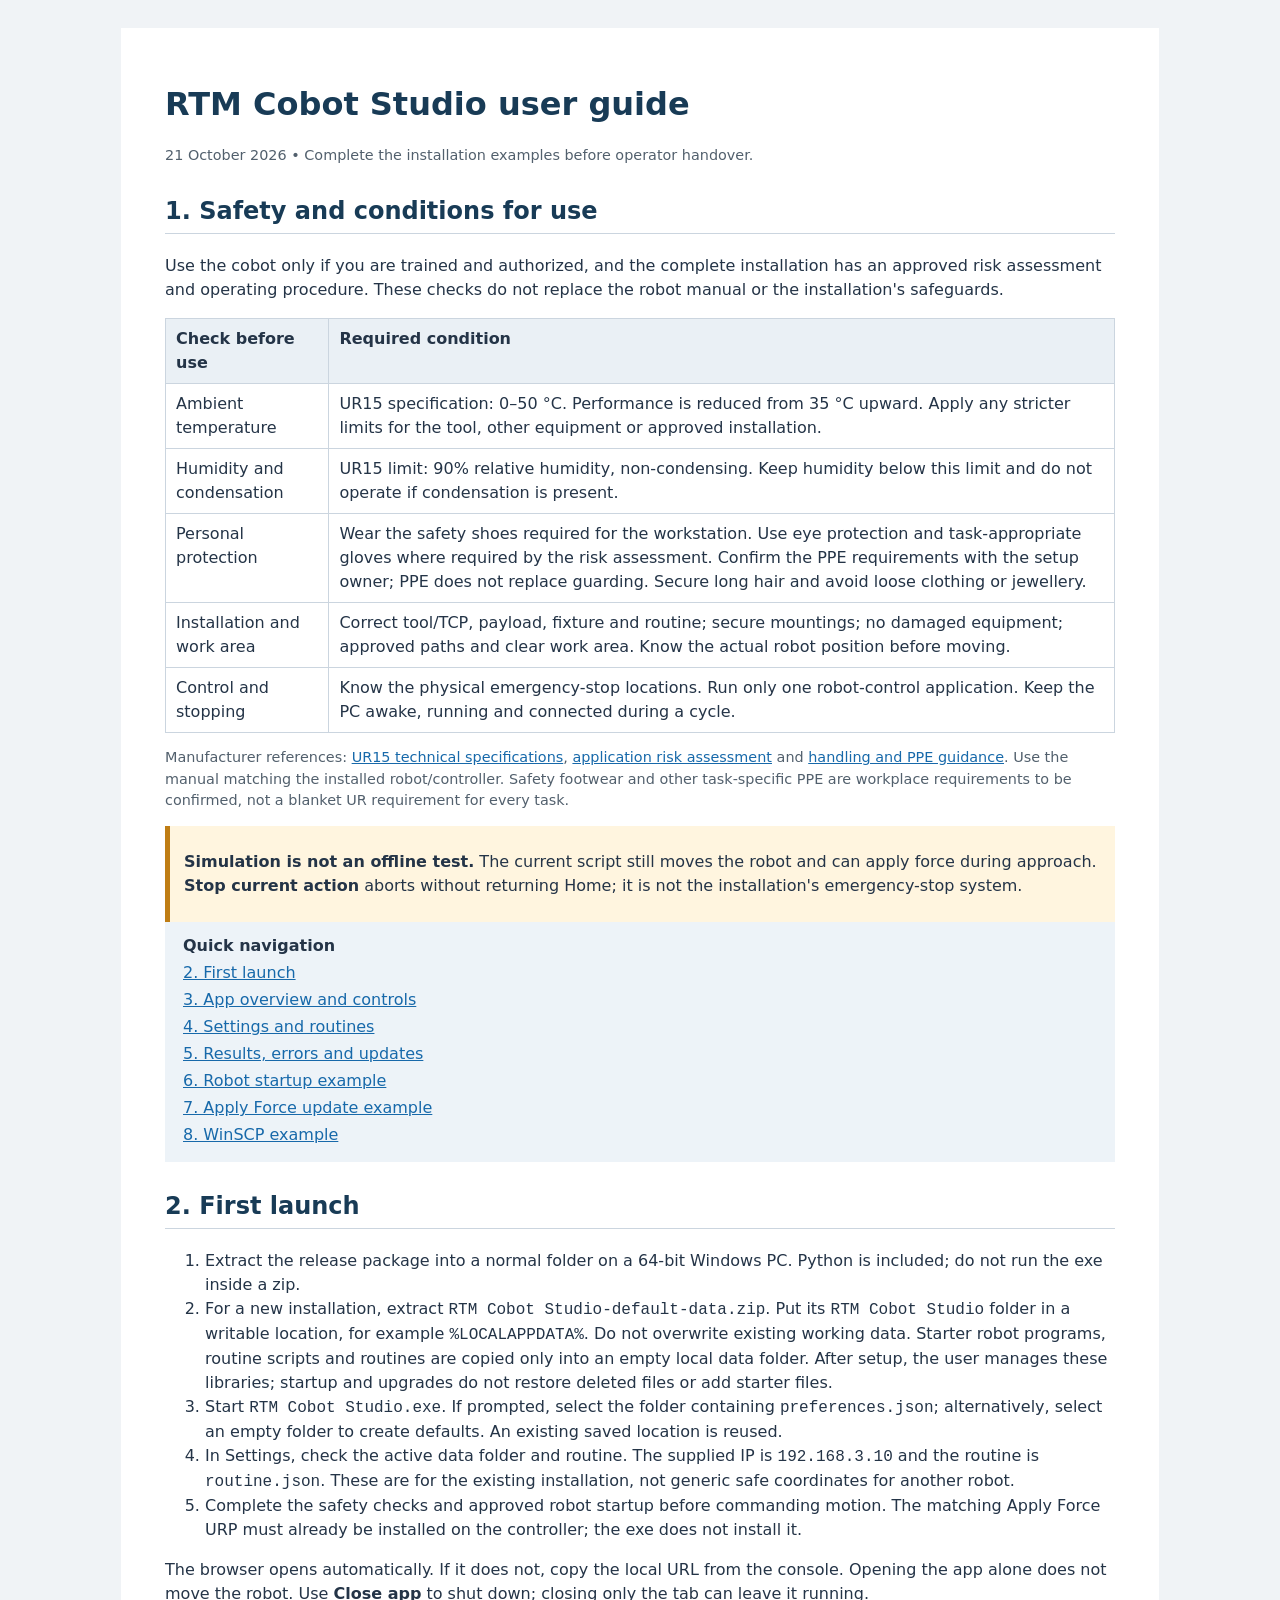
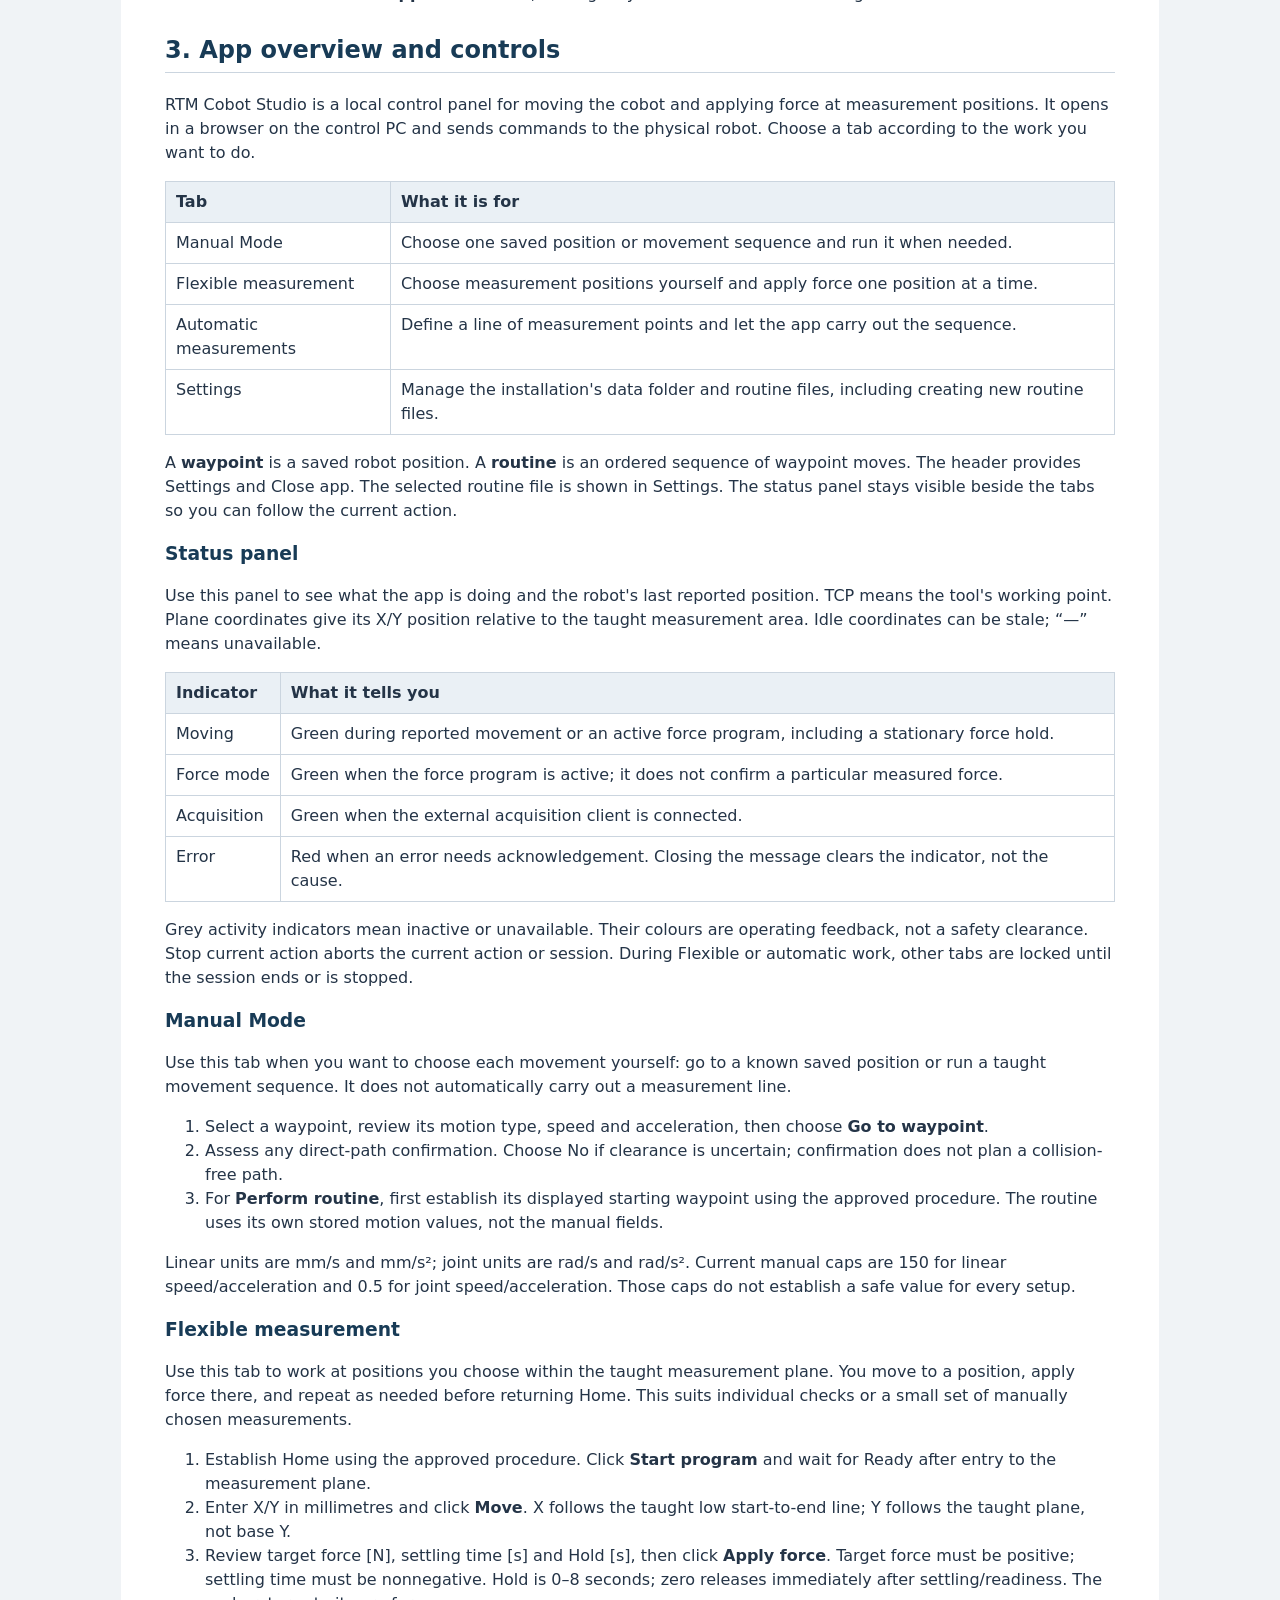
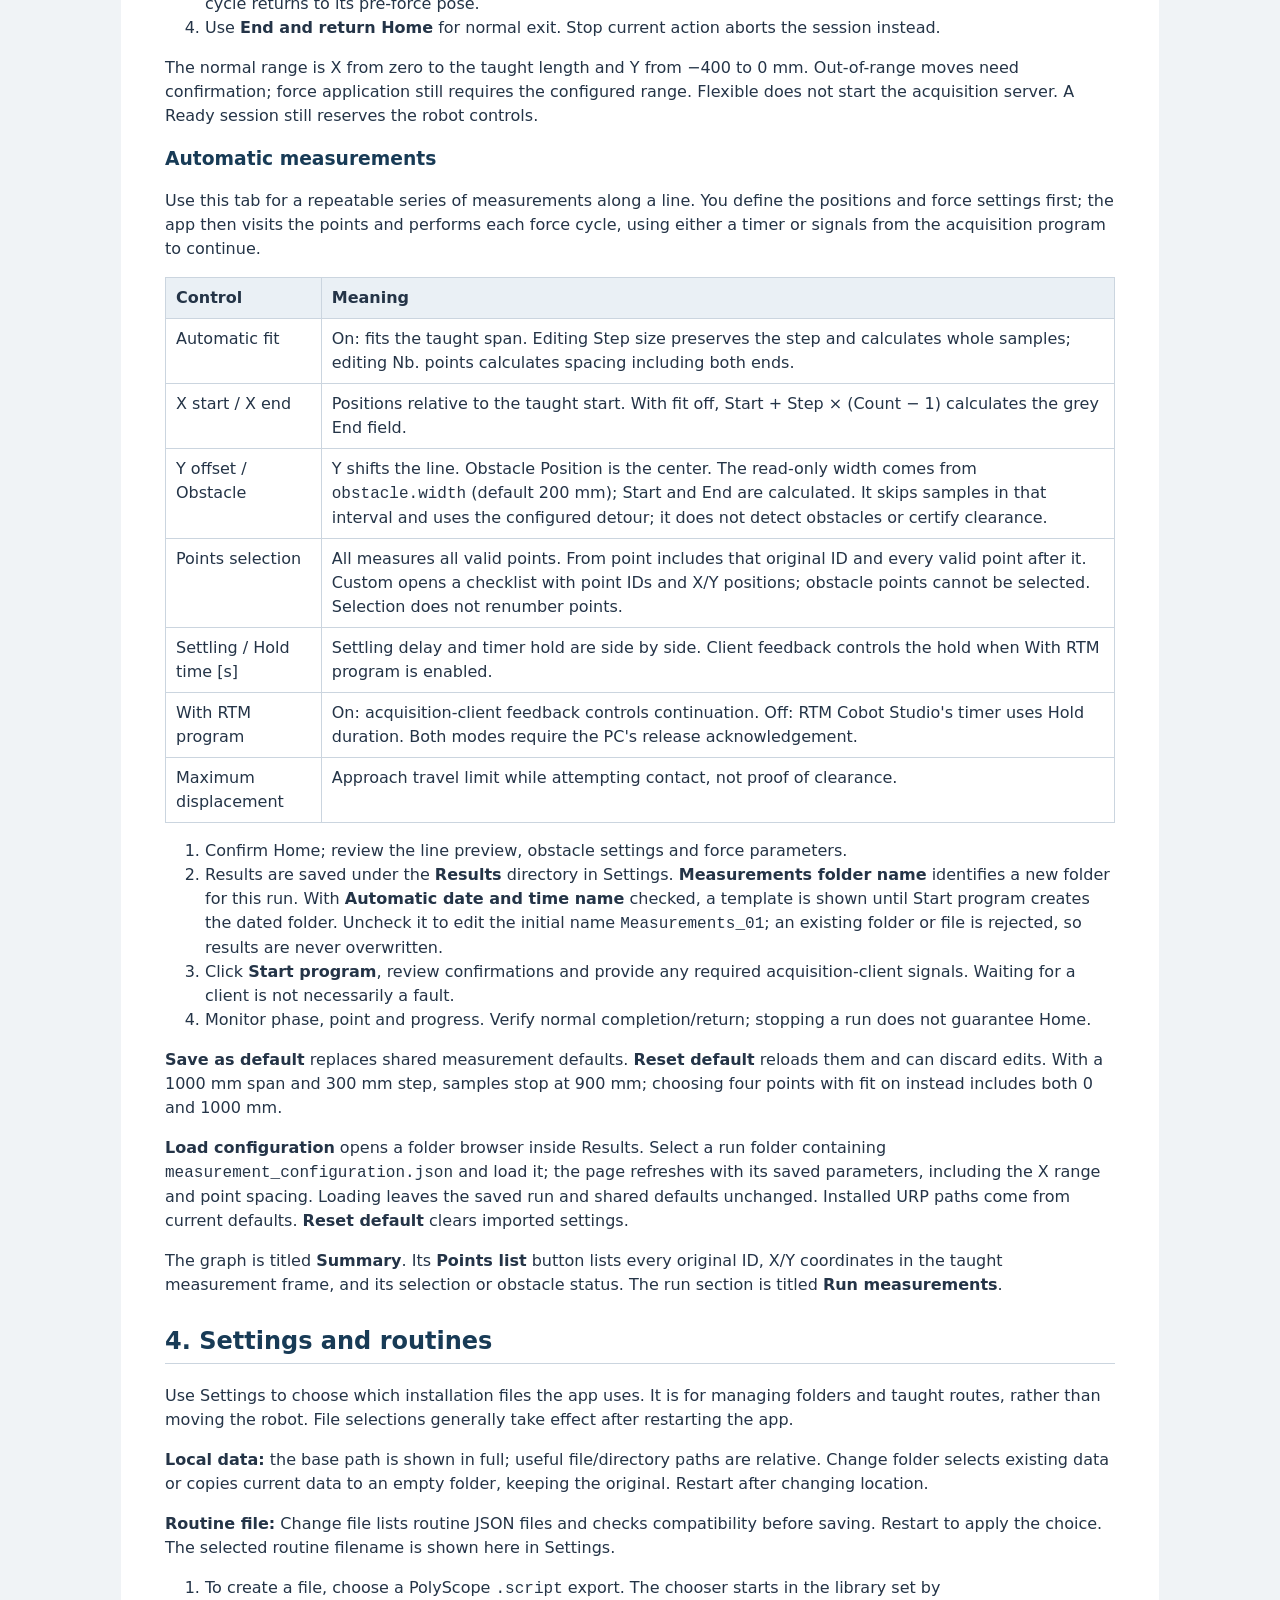
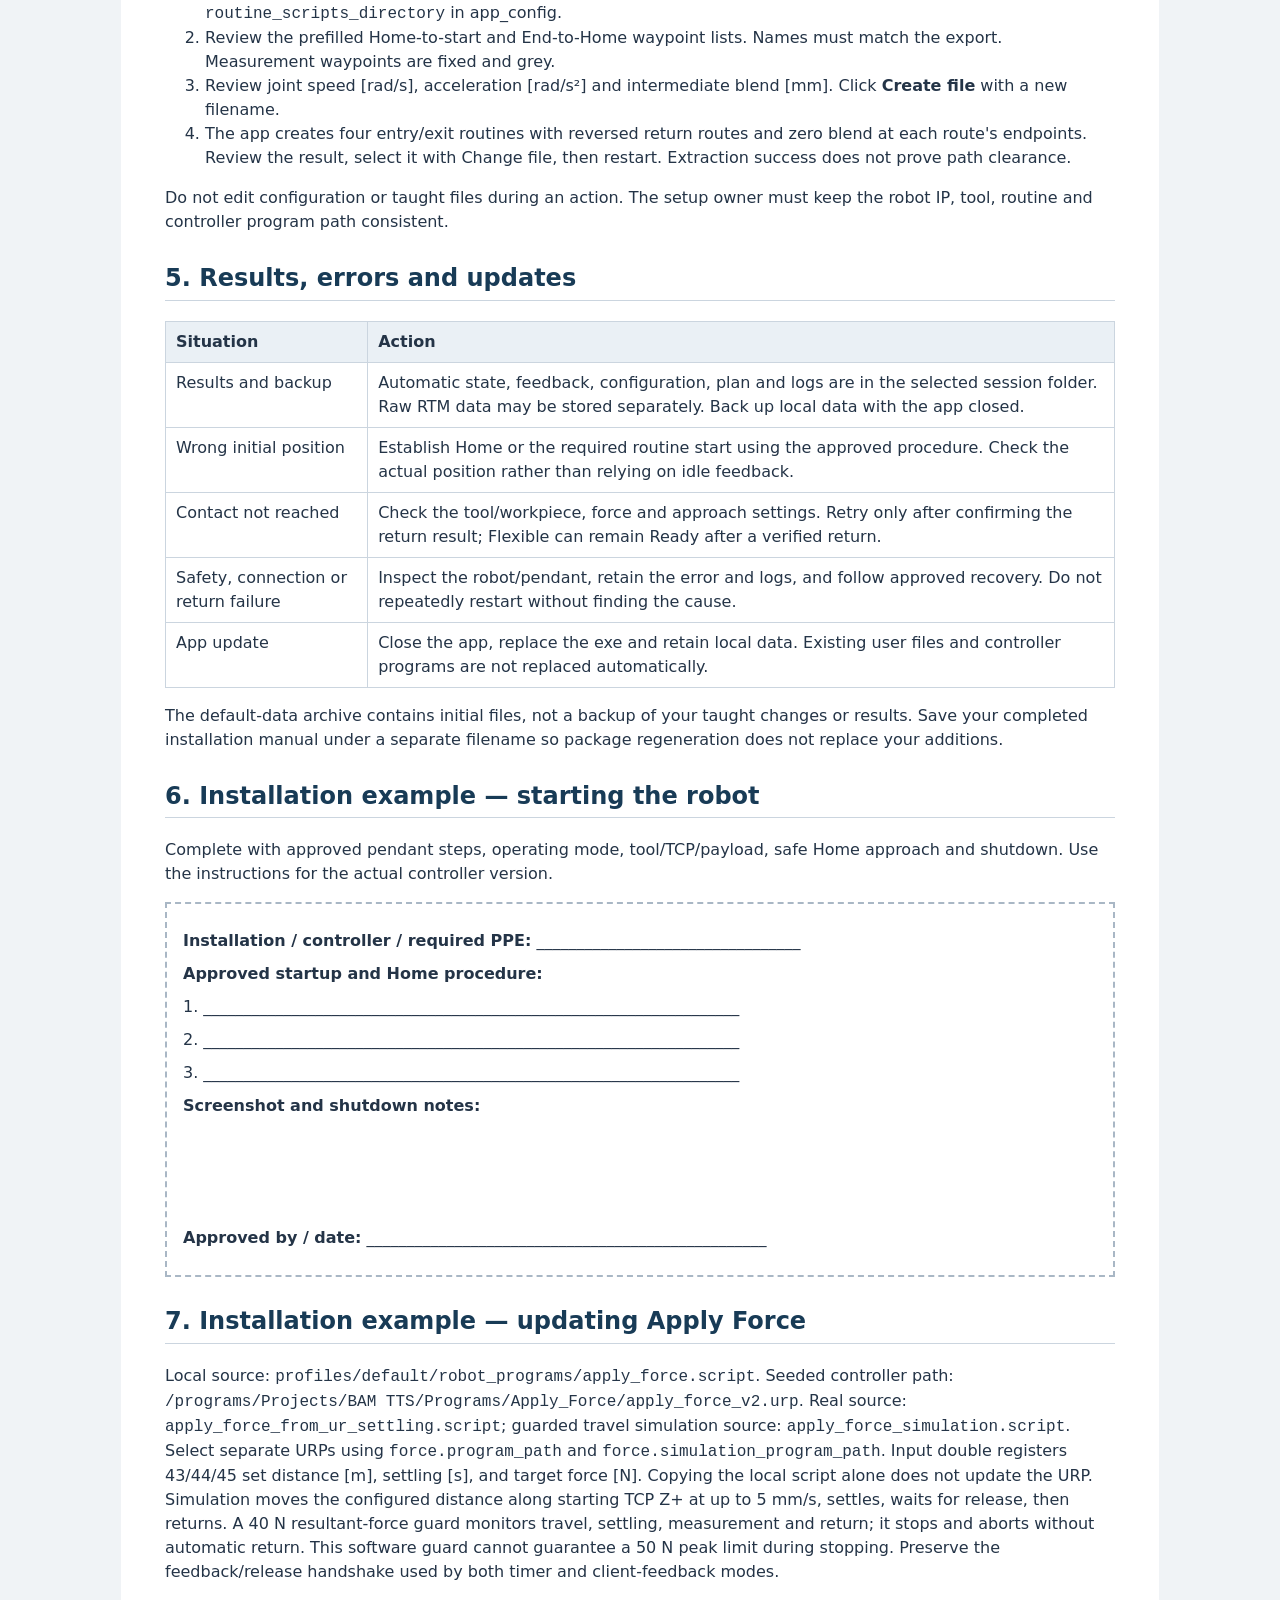
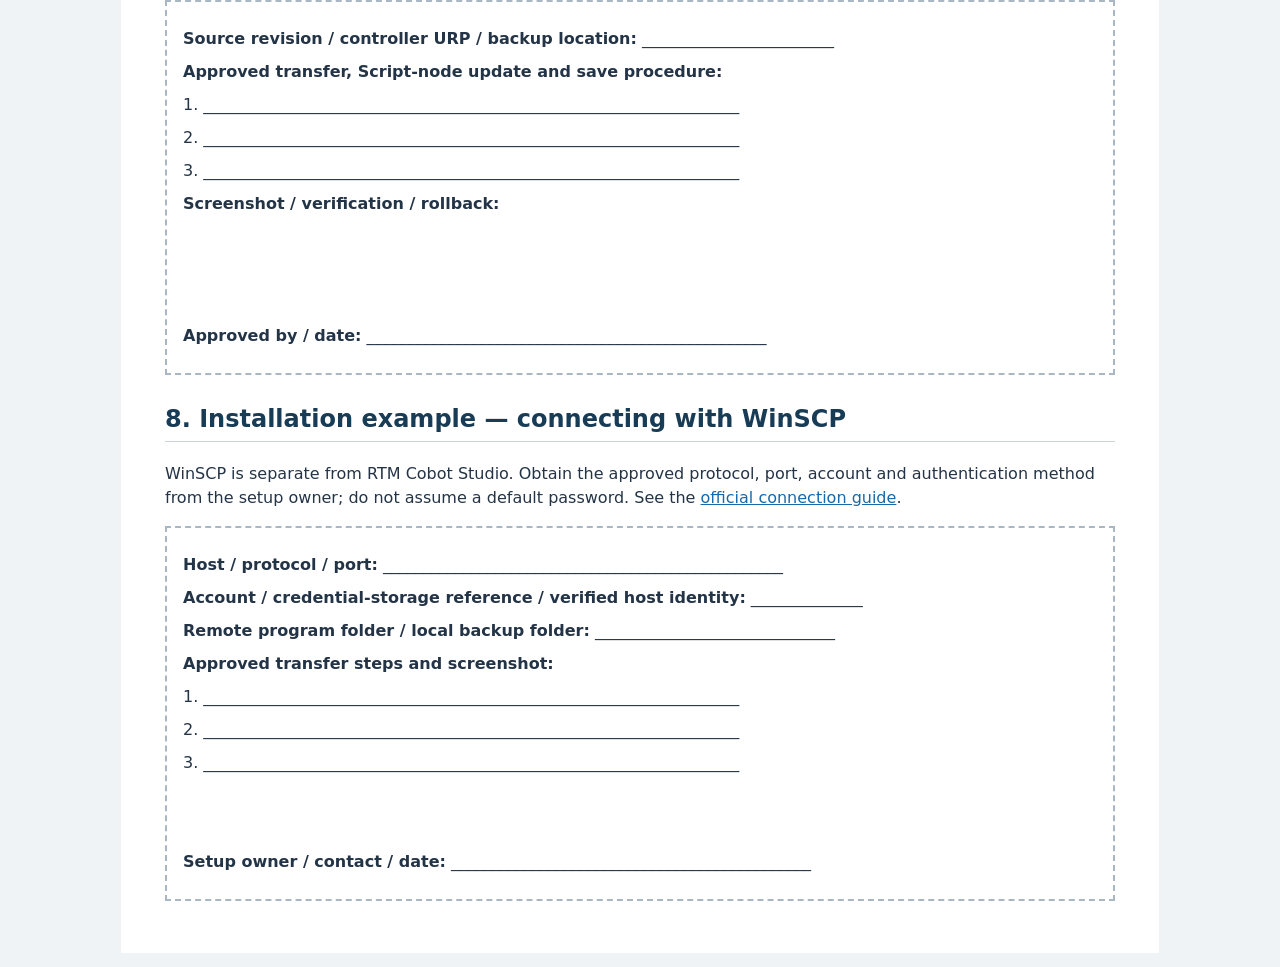
<file: documentation/webapp2/USER_MANUAL.html>
<!doctype html>
<html lang="en">
<head>
<meta charset="utf-8"><meta name="viewport" content="width=device-width, initial-scale=1">
<title>RTM Cobot Studio user guide</title>
<style>
body{font:16px/1.5 system-ui,Segoe UI,sans-serif;color:#243447;background:#f0f3f6;margin:0}main{max-width:950px;margin:28px auto;background:#fff;padding:36px 44px}
h1,h2,h3{line-height:1.2;color:#183b56}h1{font-size:2rem}h2{margin-top:30px;border-bottom:1px solid #cbd5df;padding-bottom:7px}h3{margin-top:20px}
table{border-collapse:collapse;width:100%;margin:14px 0}th,td{border:1px solid #cbd5df;padding:8px 10px;text-align:left;vertical-align:top}th{background:#eaf0f5}
a{color:#1769aa}code{font-family:Consolas,monospace;overflow-wrap:anywhere}.notice{border-left:5px solid #bf7d14;background:#fff5df;padding:8px 14px}.meta{color:#52606d;font-size:.9rem}
nav{background:#edf3f8;padding:12px 18px}nav a{display:block;margin:3px 0}.worksheet{border:2px dashed #a9b7c5;padding:16px;margin:16px 0;min-height:240px}.worksheet p{margin:9px 0}
@media print{body{background:white;font-size:10pt}main{margin:0;padding:0;max-width:none}h2,h3{break-after:avoid}tr,.notice{break-inside:avoid}.site-section{break-before:page}.worksheet{min-height:85mm}a{color:inherit}}
@page{size:A4;margin:18mm}
</style>
</head>
<body><main>
<h1>RTM Cobot Studio user guide</h1>
<p class="meta">21 October 2026 • Complete the installation examples before operator handover.</p>

<h2 id="safety">1. Safety and conditions for use</h2>
<p>Use the cobot only if you are trained and authorized, and the complete installation has an approved risk assessment and operating procedure. These checks do not replace the robot manual or the installation's safeguards.</p>
<table><tr><th>Check before use</th><th>Required condition</th></tr>
<tr><td>Ambient temperature</td><td>UR15 specification: 0–50 °C. Performance is reduced from 35 °C upward. Apply any stricter limits for the tool, other equipment or approved installation.</td></tr>
<tr><td>Humidity and condensation</td><td>UR15 limit: 90% relative humidity, non-condensing. Keep humidity below this limit and do not operate if condensation is present.</td></tr>
<tr><td>Personal protection</td><td>Wear the safety shoes required for the workstation. Use eye protection and task-appropriate gloves where required by the risk assessment. Confirm the PPE requirements with the setup owner; PPE does not replace guarding. Secure long hair and avoid loose clothing or jewellery.</td></tr>
<tr><td>Installation and work area</td><td>Correct tool/TCP, payload, fixture and routine; secure mountings; no damaged equipment; approved paths and clear work area. Know the actual robot position before moving.</td></tr>
<tr><td>Control and stopping</td><td>Know the physical emergency-stop locations. Run only one robot-control application. Keep the PC awake, running and connected during a cycle.</td></tr></table>
<p class="meta">Manufacturer references: <a href="https://www.universal-robots.com/manuals/EN/HTML/SW10_10/Content/prod-usr-man/complianceUR15/H_g5_sections/appendix_g5/tech_spec_datasheet_UR15.htm">UR15 technical specifications</a>, <a href="https://www.universal-robots.com/manuals/EN/HTML/SW10_10/Content/prod-usr-man/complianceUR15/H_g5_sections/safety_g5/risk_assessment.htm">application risk assessment</a> and <a href="https://www.universal-robots.com/manuals/EN/HTML/SW5_22/Content/prod-usr-man/complianceUR15/assembly_arm_en.htm">handling and PPE guidance</a>. Use the manual matching the installed robot/controller. Safety footwear and other task-specific PPE are workplace requirements to be confirmed, not a blanket UR requirement for every task.</p>
<div class="notice"><p><strong>Simulation is not an offline test.</strong> The current script still moves the robot and can apply force during approach. <strong>Stop current action</strong> aborts without returning Home; it is not the installation's emergency-stop system.</p></div>

<nav aria-label="Contents"><strong>Quick navigation</strong>
<a href="#first-use">2. First launch</a><a href="#controls">3. App overview and controls</a><a href="#settings">4. Settings and routines</a><a href="#files">5. Results, errors and updates</a>
<a href="#robot-start">6. Robot startup example</a><a href="#force-update">7. Apply Force update example</a><a href="#winscp">8. WinSCP example</a></nav>

<h2 id="first-use">2. First launch</h2>
<ol><li>Extract the release package into a normal folder on a 64-bit Windows PC. Python is included; do not run the exe inside a zip.</li>
<li>For a new installation, extract <code>RTM Cobot Studio-default-data.zip</code>. Put its <code>RTM Cobot Studio</code> folder in a writable location, for example <code>%LOCALAPPDATA%</code>. Do not overwrite existing working data. Starter robot programs, routine scripts and routines are copied only into an empty local data folder. After setup, the user manages these libraries; startup and upgrades do not restore deleted files or add starter files.</li>
<li>Start <code>RTM Cobot Studio.exe</code>. If prompted, select the folder containing <code>preferences.json</code>; alternatively, select an empty folder to create defaults. An existing saved location is reused.</li>
<li>In Settings, check the active data folder and routine. The supplied IP is <code>192.168.3.10</code> and the routine is <code>routine.json</code>. These are for the existing installation, not generic safe coordinates for another robot.</li>
<li>Complete the safety checks and approved robot startup before commanding motion. The matching Apply Force URP must already be installed on the controller; the exe does not install it.</li></ol>
<p>The browser opens automatically. If it does not, copy the local URL from the console. Opening the app alone does not move the robot. Use <strong>Close app</strong> to shut down; closing only the tab can leave it running.</p>

<h2 id="controls">3. App overview and controls</h2>
<p>RTM Cobot Studio is a local control panel for moving the cobot and applying force at measurement positions. It opens in a browser on the control PC and sends commands to the physical robot. Choose a tab according to the work you want to do.</p>
<table><tr><th>Tab</th><th>What it is for</th></tr>
<tr><td>Manual Mode</td><td>Choose one saved position or movement sequence and run it when needed.</td></tr>
<tr><td>Flexible measurement</td><td>Choose measurement positions yourself and apply force one position at a time.</td></tr>
<tr><td>Automatic measurements</td><td>Define a line of measurement points and let the app carry out the sequence.</td></tr>
<tr><td>Settings</td><td>Manage the installation's data folder and routine files, including creating new routine files.</td></tr></table>
<p>A <strong>waypoint</strong> is a saved robot position. A <strong>routine</strong> is an ordered sequence of waypoint moves. The header provides Settings and Close app. The selected routine file is shown in Settings. The status panel stays visible beside the tabs so you can follow the current action.</p>
<h3>Status panel</h3>
<p>Use this panel to see what the app is doing and the robot's last reported position. TCP means the tool's working point. Plane coordinates give its X/Y position relative to the taught measurement area. Idle coordinates can be stale; “—” means unavailable.</p>
<table><tr><th>Indicator</th><th>What it tells you</th></tr>
<tr><td>Moving</td><td>Green during reported movement or an active force program, including a stationary force hold.</td></tr>
<tr><td>Force mode</td><td>Green when the force program is active; it does not confirm a particular measured force.</td></tr>
<tr><td>Acquisition</td><td>Green when the external acquisition client is connected.</td></tr>
<tr><td>Error</td><td>Red when an error needs acknowledgement. Closing the message clears the indicator, not the cause.</td></tr></table>
<p>Grey activity indicators mean inactive or unavailable. Their colours are operating feedback, not a safety clearance. Stop current action aborts the current action or session. During Flexible or automatic work, other tabs are locked until the session ends or is stopped.</p>

<h3>Manual Mode</h3>
<p>Use this tab when you want to choose each movement yourself: go to a known saved position or run a taught movement sequence. It does not automatically carry out a measurement line.</p>
<ol><li>Select a waypoint, review its motion type, speed and acceleration, then choose <strong>Go to waypoint</strong>.</li>
<li>Assess any direct-path confirmation. Choose No if clearance is uncertain; confirmation does not plan a collision-free path.</li>
<li>For <strong>Perform routine</strong>, first establish its displayed starting waypoint using the approved procedure. The routine uses its own stored motion values, not the manual fields.</li></ol>
<p>Linear units are mm/s and mm/s²; joint units are rad/s and rad/s². Current manual caps are 150 for linear speed/acceleration and 0.5 for joint speed/acceleration. Those caps do not establish a safe value for every setup.</p>

<h3>Flexible measurement</h3>
<p>Use this tab to work at positions you choose within the taught measurement plane. You move to a position, apply force there, and repeat as needed before returning Home. This suits individual checks or a small set of manually chosen measurements.</p>
<ol><li>Establish Home using the approved procedure. Click <strong>Start program</strong> and wait for Ready after entry to the measurement plane.</li>
<li>Enter X/Y in millimetres and click <strong>Move</strong>. X follows the taught low start-to-end line; Y follows the taught plane, not base Y.</li>
<li>Review target force [N], settling time [s] and Hold [s], then click <strong>Apply force</strong>. Target force must be positive; settling time must be nonnegative. Hold is 0–8 seconds; zero releases immediately after settling/readiness. The cycle returns to its pre-force pose.</li>
<li>Use <strong>End and return Home</strong> for normal exit. Stop current action aborts the session instead.</li></ol>
<p>The normal range is X from zero to the taught length and Y from −400 to 0 mm. Out-of-range moves need confirmation; force application still requires the configured range. Flexible does not start the acquisition server. A Ready session still reserves the robot controls.</p>

<h3>Automatic measurements</h3>
<p>Use this tab for a repeatable series of measurements along a line. You define the positions and force settings first; the app then visits the points and performs each force cycle, using either a timer or signals from the acquisition program to continue.</p>
<table><tr><th>Control</th><th>Meaning</th></tr>
<tr><td>Automatic fit</td><td>On: fits the taught span. Editing Step size preserves the step and calculates whole samples; editing Nb. points calculates spacing including both ends.</td></tr>
<tr><td>X start / X end</td><td>Positions relative to the taught start. With fit off, Start + Step × (Count − 1) calculates the grey End field.</td></tr>
<tr><td>Y offset / Obstacle</td><td>Y shifts the line. Obstacle Position is the center. The read-only width comes from <code>obstacle.width</code> (default 200 mm); Start and End are calculated. It skips samples in that interval and uses the configured detour; it does not detect obstacles or certify clearance.</td></tr>
<tr><td>Points selection</td><td>All measures all valid points. From point includes that original ID and every valid point after it. Custom opens a checklist with point IDs and X/Y positions; obstacle points cannot be selected. Selection does not renumber points.</td></tr>
<tr><td>Settling / Hold time [s]</td><td>Settling delay and timer hold are side by side. Client feedback controls the hold when With RTM program is enabled.</td></tr>
<tr><td>With RTM program</td><td>On: acquisition-client feedback controls continuation. Off: RTM Cobot Studio's timer uses Hold duration. Both modes require the PC's release acknowledgement.</td></tr>
<tr><td>Maximum displacement</td><td>Approach travel limit while attempting contact, not proof of clearance.</td></tr></table>
<ol><li>Confirm Home; review the line preview, obstacle settings and force parameters.</li>
<li>Results are saved under the <strong>Results</strong> directory in Settings. <strong>Measurements folder name</strong> identifies a new folder for this run. With <strong>Automatic date and time name</strong> checked, a template is shown until Start program creates the dated folder. Uncheck it to edit the initial name <code>Measurements_01</code>; an existing folder or file is rejected, so results are never overwritten.</li>
<li>Click <strong>Start program</strong>, review confirmations and provide any required acquisition-client signals. Waiting for a client is not necessarily a fault.</li>
<li>Monitor phase, point and progress. Verify normal completion/return; stopping a run does not guarantee Home.</li></ol>
<p><strong>Save as default</strong> replaces shared measurement defaults. <strong>Reset default</strong> reloads them and can discard edits. With a 1000 mm span and 300 mm step, samples stop at 900 mm; choosing four points with fit on instead includes both 0 and 1000 mm.</p>

<p><strong>Load configuration</strong> opens a folder browser inside Results. Select a run folder containing <code>measurement_configuration.json</code> and load it; the page refreshes with its saved parameters, including the X range and point spacing. Loading leaves the saved run and shared defaults unchanged. Installed URP paths come from current defaults. <strong>Reset default</strong> clears imported settings.</p>
<p>The graph is titled <strong>Summary</strong>. Its <strong>Points list</strong> button lists every original ID, X/Y coordinates in the taught measurement frame, and its selection or obstacle status. The run section is titled <strong>Run measurements</strong>.</p>

<h2 id="settings">4. Settings and routines</h2>
<p>Use Settings to choose which installation files the app uses. It is for managing folders and taught routes, rather than moving the robot. File selections generally take effect after restarting the app.</p>
<p><strong>Local data:</strong> the base path is shown in full; useful file/directory paths are relative. Change folder selects existing data or copies current data to an empty folder, keeping the original. Restart after changing location.</p>
<p><strong>Routine file:</strong> Change file lists routine JSON files and checks compatibility before saving. Restart to apply the choice. The selected routine filename is shown here in Settings.</p>
<ol><li>To create a file, choose a PolyScope <code>.script</code> export. The chooser starts in the library set by <code>routine_scripts_directory</code> in app_config.</li>
<li>Review the prefilled Home-to-start and End-to-Home waypoint lists. Names must match the export. Measurement waypoints are fixed and grey.</li>
<li>Review joint speed [rad/s], acceleration [rad/s²] and intermediate blend [mm]. Click <strong>Create file</strong> with a new filename.</li>
<li>The app creates four entry/exit routines with reversed return routes and zero blend at each route's endpoints. Review the result, select it with Change file, then restart. Extraction success does not prove path clearance.</li></ol>
<p>Do not edit configuration or taught files during an action. The setup owner must keep the robot IP, tool, routine and controller program path consistent.</p>

<h2 id="files">5. Results, errors and updates</h2>
<table><tr><th>Situation</th><th>Action</th></tr>
<tr><td>Results and backup</td><td>Automatic state, feedback, configuration, plan and logs are in the selected session folder. Raw RTM data may be stored separately. Back up local data with the app closed.</td></tr>
<tr><td>Wrong initial position</td><td>Establish Home or the required routine start using the approved procedure. Check the actual position rather than relying on idle feedback.</td></tr>
<tr><td>Contact not reached</td><td>Check the tool/workpiece, force and approach settings. Retry only after confirming the return result; Flexible can remain Ready after a verified return.</td></tr>
<tr><td>Safety, connection or return failure</td><td>Inspect the robot/pendant, retain the error and logs, and follow approved recovery. Do not repeatedly restart without finding the cause.</td></tr>
<tr><td>App update</td><td>Close the app, replace the exe and retain local data. Existing user files and controller programs are not replaced automatically.</td></tr></table>
<p>The default-data archive contains initial files, not a backup of your taught changes or results. Save your completed installation manual under a separate filename so package regeneration does not replace your additions.</p>

<section class="site-section"><h2 id="robot-start">6. Installation example — starting the robot</h2>
<p>Complete with approved pendant steps, operating mode, tool/TCP/payload, safe Home approach and shutdown. Use the instructions for the actual controller version.</p>
<div class="worksheet"><p><strong>Installation / controller / required PPE:</strong> _________________________________</p><p><strong>Approved startup and Home procedure:</strong></p><p>1. ___________________________________________________________________</p><p>2. ___________________________________________________________________</p><p>3. ___________________________________________________________________</p><p><strong>Screenshot and shutdown notes:</strong></p><p>&nbsp;</p><p>&nbsp;</p><p>&nbsp;</p><p><strong>Approved by / date:</strong> __________________________________________________</p></div></section>

<section class="site-section"><h2 id="force-update">7. Installation example — updating Apply Force</h2>
<p>Local source: <code>profiles/default/robot_programs/apply_force.script</code>. Seeded controller path: <code>/programs/Projects/BAM TTS/Programs/Apply_Force/apply_force_v2.urp</code>. Real source: <code>apply_force_from_ur_settling.script</code>; guarded travel simulation source: <code>apply_force_simulation.script</code>. Select separate URPs using <code>force.program_path</code> and <code>force.simulation_program_path</code>. Input double registers 43/44/45 set distance [m], settling [s], and target force [N]. Copying the local script alone does not update the URP. Simulation moves the configured distance along starting TCP Z+ at up to 5 mm/s, settles, waits for release, then returns. A 40 N resultant-force guard monitors travel, settling, measurement and return; it stops and aborts without automatic return. This software guard cannot guarantee a 50 N peak limit during stopping. Preserve the feedback/release handshake used by both timer and client-feedback modes.</p>
<div class="worksheet"><p><strong>Source revision / controller URP / backup location:</strong> ________________________</p><p><strong>Approved transfer, Script-node update and save procedure:</strong></p><p>1. ___________________________________________________________________</p><p>2. ___________________________________________________________________</p><p>3. ___________________________________________________________________</p><p><strong>Screenshot / verification / rollback:</strong></p><p>&nbsp;</p><p>&nbsp;</p><p>&nbsp;</p><p><strong>Approved by / date:</strong> __________________________________________________</p></div></section>

<section class="site-section"><h2 id="winscp">8. Installation example — connecting with WinSCP</h2>
<p>WinSCP is separate from RTM Cobot Studio. Obtain the approved protocol, port, account and authentication method from the setup owner; do not assume a default password. See the <a href="https://winscp.net/eng/docs/guide_connect">official connection guide</a>.</p>
<div class="worksheet"><p><strong>Host / protocol / port:</strong> __________________________________________________</p><p><strong>Account / credential-storage reference / verified host identity:</strong> ______________</p><p><strong>Remote program folder / local backup folder:</strong> ______________________________</p><p><strong>Approved transfer steps and screenshot:</strong></p><p>1. ___________________________________________________________________</p><p>2. ___________________________________________________________________</p><p>3. ___________________________________________________________________</p><p>&nbsp;</p><p>&nbsp;</p><p><strong>Setup owner / contact / date:</strong> _____________________________________________</p></div></section>
</main></body></html>
</file>
